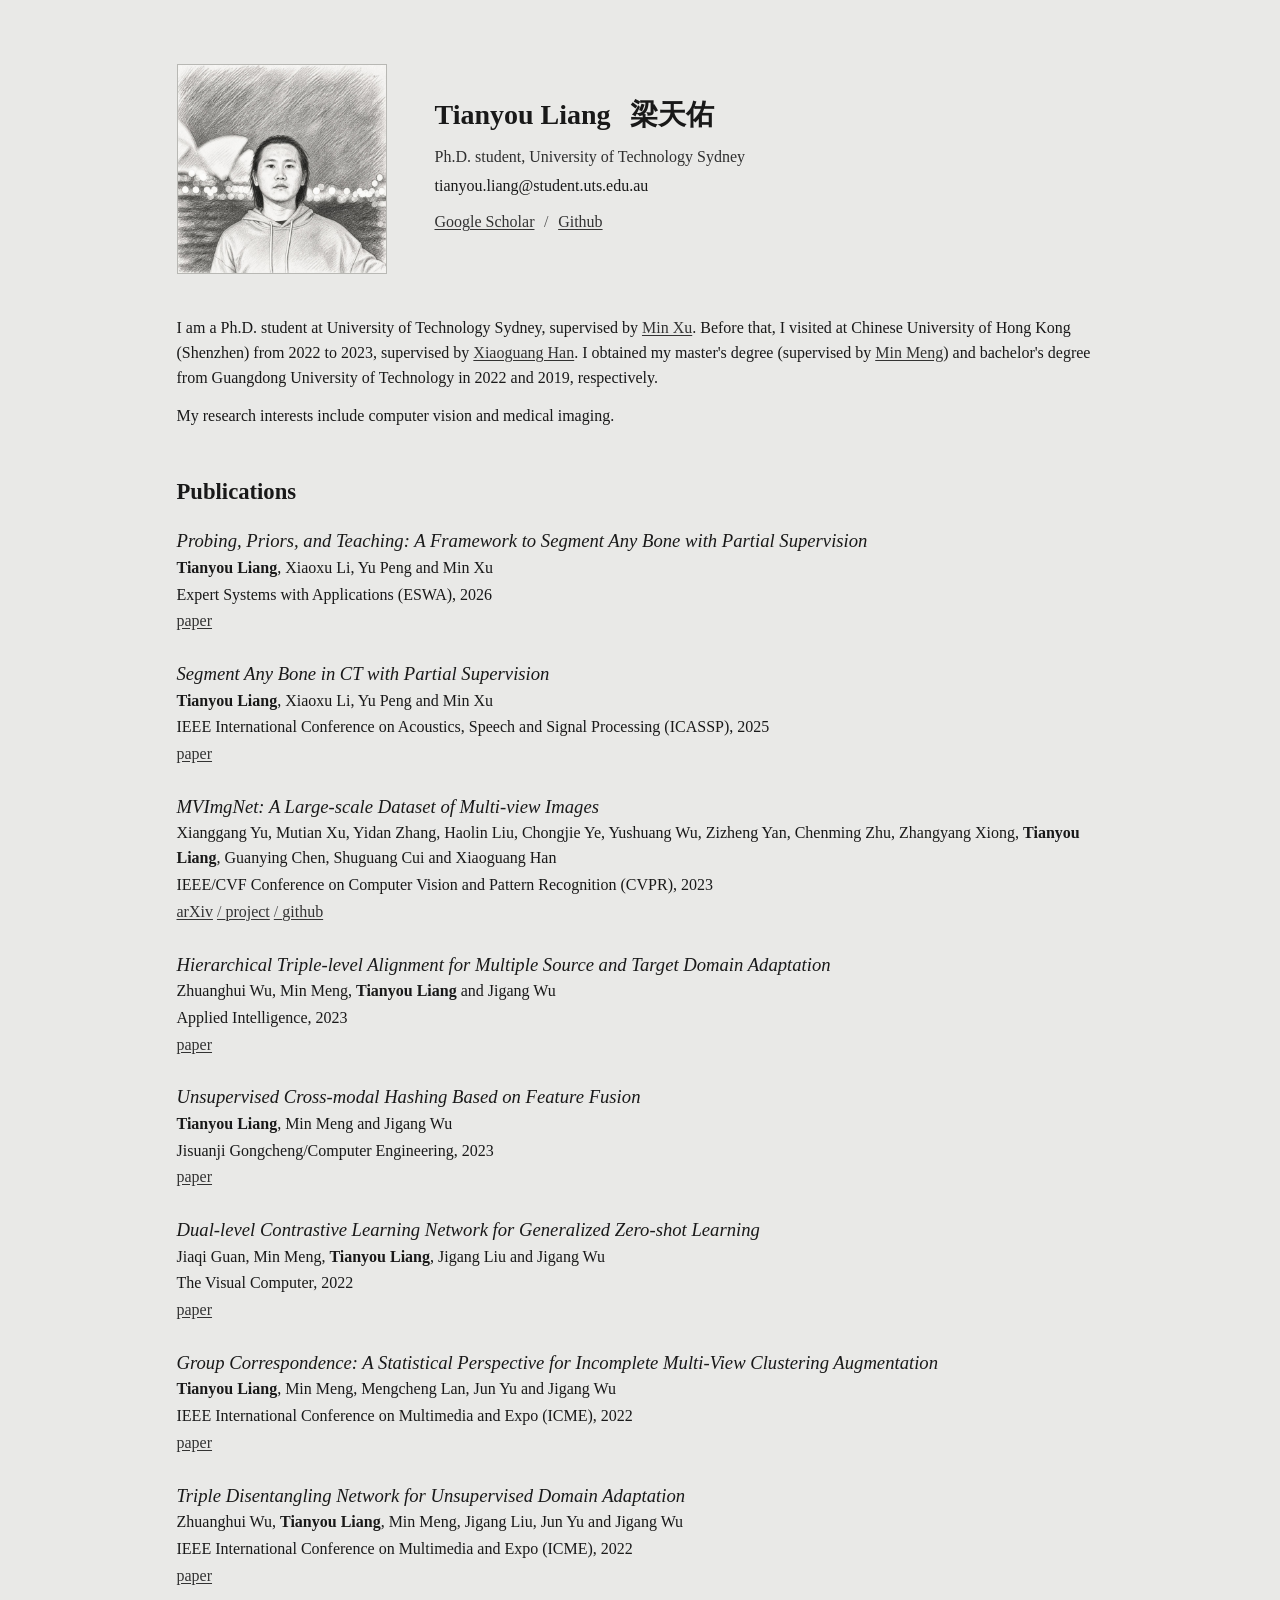
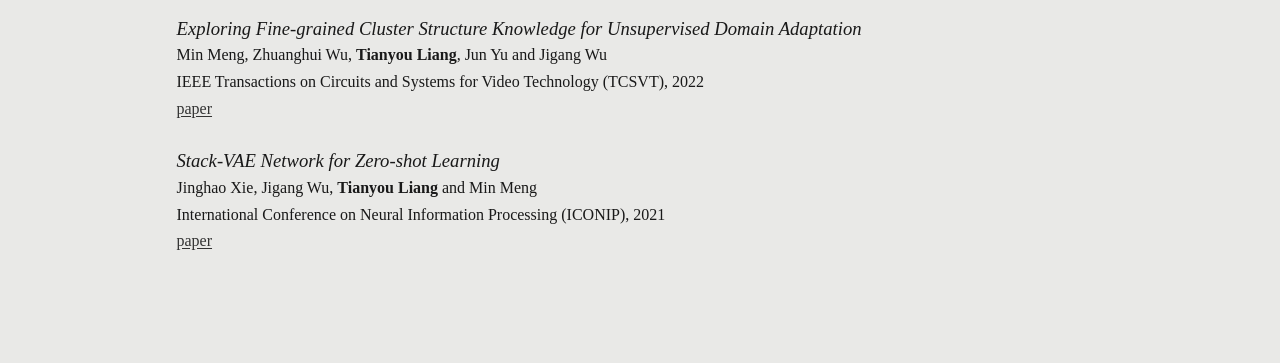
<file: index.html>
<!doctype html>
<html lang="en">
  <head>
    <meta charset="utf-8">
    <meta name="viewport" content="width=device-width, initial-scale=1">
    <meta name="description" content="Tianyou Liang's personal website.">
    <title>Tianyou Liang</title>
    <link rel="stylesheet" href="styles.css?v=20260820">
  </head>
  <body>
    <main>
      <header class="profile">
        <a class="portrait-link" href="colourful.html" aria-label="Hidden Me">
          <img class="portrait" src="asserts/sketch.jpg" alt="me">
        </a>

        <div class="identity">
          <p class="name">
            Tianyou Liang
            <a class="chinese-name" href="blank.html" lang="zh-Hans" aria-label="梁天佑">梁天佑</a>
          </p>
          <p class="position">Ph.D. student, University of Technology Sydney</p>
          <p class="email">tianyou.liang@student.uts.edu.au</p>
          <p class="profile-links">
            <a href="https://scholar.google.com/citations?hl=en&amp;user=-hVMukkAAAAJ&amp;view_op=list_works&amp;sortby=pubdate&amp;inst=8615794581978883182">Google Scholar</a>
            <span class="separator" aria-hidden="true">/</span>
            <a href="https://github.com/iTomxy">Github</a>
            <!-- <span class="separator" aria-hidden="true">/</span>
            <a href="https://orcid.org/my-orcid?orcid=0000-0002-2213-3029">ORCID</a> -->
          </p>
        </div>
      </header>

      <section class="introduction" aria-label="Introduction">
        <p>
          I am a Ph.D. student at University of Technology Sydney, supervised by
          <a href="https://scholar.google.com/citations?user=Ac6VCMkAAAAJ&amp;hl=en&amp;inst=8615794581978883182">Min Xu</a>.
          Before that, I visited at Chinese University of Hong Kong (Shenzhen) from 2022 to 2023, supervised by
          <a href="https://scholar.google.com/citations?user=z-rqsR4AAAAJ&amp;hl=en&amp;inst=8615794581978883182">Xiaoguang Han</a>.
          I obtained my master's degree (supervised by
          <a href="https://scholar.google.com/citations?hl=en&amp;user=vqMyI8sAAAAJ&amp;view_op=list_works&amp;sortby=pubdate&amp;inst=8615794581978883182">Min Meng</a>)
          and bachelor's degree from Guangdong University of Technology in 2022 and 2019, respectively.
        </p>
        <p>
          My research interests include computer vision and medical imaging.
        </p>
      </section>

      <section aria-labelledby="publications-heading">
        <h1 class="section-heading" id="publications-heading">Publications</h1>

        <ol class="publication-list">
          <li class="publication">
            <p class="paper-title">Probing, Priors, and Teaching: A Framework to Segment Any Bone with Partial Supervision</p>
            <p class="paper-authors"><strong>Tianyou Liang</strong>, Xiaoxu Li, Yu Peng and Min Xu</p>
            <p class="paper-venue">Expert Systems with Applications (ESWA), 2026</p>
            <p class="paper-links">
              <a href="https://www.sciencedirect.com/science/article/pii/S095741742601674X">paper</a>
            </p>
          </li>

          <li class="publication">
            <p class="paper-title">Segment Any Bone in CT with Partial Supervision</p>
            <p class="paper-authors"><strong>Tianyou Liang</strong>, Xiaoxu Li, Yu Peng and Min Xu</p>
            <p class="paper-venue">IEEE International Conference on Acoustics, Speech and Signal Processing (ICASSP), 2025</p>
            <p class="paper-links">
              <a href="https://ieeexplore.ieee.org/abstract/document/10890755">paper</a>
            </p>
          </li>

          <li class="publication">
            <p class="paper-title">MVImgNet: A Large-scale Dataset of Multi-view Images</p>
            <p class="paper-authors">Xianggang Yu, Mutian Xu, Yidan Zhang, Haolin Liu, Chongjie Ye, Yushuang Wu, Zizheng Yan, Chenming Zhu, Zhangyang Xiong, <strong>Tianyou Liang</strong>, Guanying Chen, Shuguang Cui and Xiaoguang Han</p>
            <p class="paper-venue">IEEE/CVF Conference on Computer Vision and Pattern Recognition (CVPR), 2023</p>
            <p class="paper-links">
              <a href="https://arxiv.org/abs/2303.06042">arXiv</a>
              <a href="https://gaplab.cuhk.edu.cn/projects/MVImgNet/">project</a>
              <a href="https://github.com/GAP-LAB-CUHK-SZ/MVImgNet">github</a>
            </p>
          </li>

          <li class="publication">
            <p class="paper-title">Hierarchical Triple-level Alignment for Multiple Source and Target Domain Adaptation</p>
            <p class="paper-authors">Zhuanghui Wu, Min Meng, <strong>Tianyou Liang</strong> and Jigang Wu</p>
            <p class="paper-venue">Applied Intelligence, 2023</p>
            <p class="paper-links">
              <a href="https://link.springer.com/article/10.1007/s10489-022-03638-6">paper</a>
            </p>
          </li>

          <li class="publication">
            <p class="paper-title">Unsupervised Cross-modal Hashing Based on Feature Fusion</p>
            <p class="paper-authors"><strong>Tianyou Liang</strong>, Min Meng and Jigang Wu</p>
            <p class="paper-venue">Jisuanji Gongcheng/Computer Engineering, 2023</p>
            <p class="paper-links">
              <a href="https://gdut.cnpereading.com/en/publications/unsupervised-cross-modal-hashing-based-on-feature-fusion/">paper</a>
            </p>
          </li>

          <li class="publication">
            <p class="paper-title">Dual-level Contrastive Learning Network for Generalized Zero-shot Learning</p>
            <p class="paper-authors">Jiaqi Guan, Min Meng, <strong>Tianyou Liang</strong>, Jigang Liu and Jigang Wu</p>
            <p class="paper-venue">The Visual Computer, 2022</p>
            <p class="paper-links">
              <a href="https://link.springer.com/article/10.1007/s00371-022-02539-6">paper</a>
            </p>
          </li>

          <li class="publication">
            <p class="paper-title">Group Correspondence: A Statistical Perspective for Incomplete Multi-View Clustering Augmentation</p>
            <p class="paper-authors"><strong>Tianyou Liang</strong>, Min Meng, Mengcheng Lan, Jun Yu and Jigang Wu</p>
            <p class="paper-venue">IEEE International Conference on Multimedia and Expo (ICME), 2022</p>
            <p class="paper-links">
              <a href="https://ieeexplore.ieee.org/abstract/document/9859709/">paper</a>
            </p>
          </li>

          <li class="publication">
            <p class="paper-title">Triple Disentangling Network for Unsupervised Domain Adaptation</p>
            <p class="paper-authors">Zhuanghui Wu, <strong>Tianyou Liang</strong>, Min Meng, Jigang Liu, Jun Yu and Jigang Wu</p>
            <p class="paper-venue">IEEE International Conference on Multimedia and Expo (ICME), 2022</p>
            <p class="paper-links">
              <a href="https://ieeexplore.ieee.org/abstract/document/9859612/">paper</a>
            </p>
          </li>

          <li class="publication">
            <p class="paper-title">Exploring Fine-grained Cluster Structure Knowledge for Unsupervised Domain Adaptation</p>
            <p class="paper-authors">Min Meng, Zhuanghui Wu, <strong>Tianyou Liang</strong>, Jun Yu and Jigang Wu</p>
            <p class="paper-venue">IEEE Transactions on Circuits and Systems for Video Technology (TCSVT), 2022</p>
            <p class="paper-links">
              <a href="https://ieeexplore.ieee.org/abstract/document/9713837/">paper</a>
            </p>
          </li>

          <li class="publication">
            <p class="paper-title">Stack-VAE Network for Zero-shot Learning</p>
            <p class="paper-authors">Jinghao Xie, Jigang Wu, <strong>Tianyou Liang</strong> and Min Meng</p>
            <p class="paper-venue">International Conference on Neural Information Processing (ICONIP), 2021</p>
            <p class="paper-links">
              <a href="https://link.springer.com/chapter/10.1007/978-3-030-92273-3_21">paper</a>
            </p>
          </li>

          <!--
          Copy this item for each publication:

          <li class="publication">
            <p class="paper-title">Paper title</p>
            <p class="paper-authors">First Author, <strong>Tianyou Liang</strong>, Other Author</p>
            <p class="paper-venue">Venue, Year</p>
            <p class="paper-links">
              <a href="https://example.com/paper">Paper</a>
              <a href="https://example.com/code">Code</a>
              <a href="https://example.com/project">Project page</a>
            </p>
          </li>
          -->
        </ol>
      </section>
    </main>
  </body>
</html>
</file>
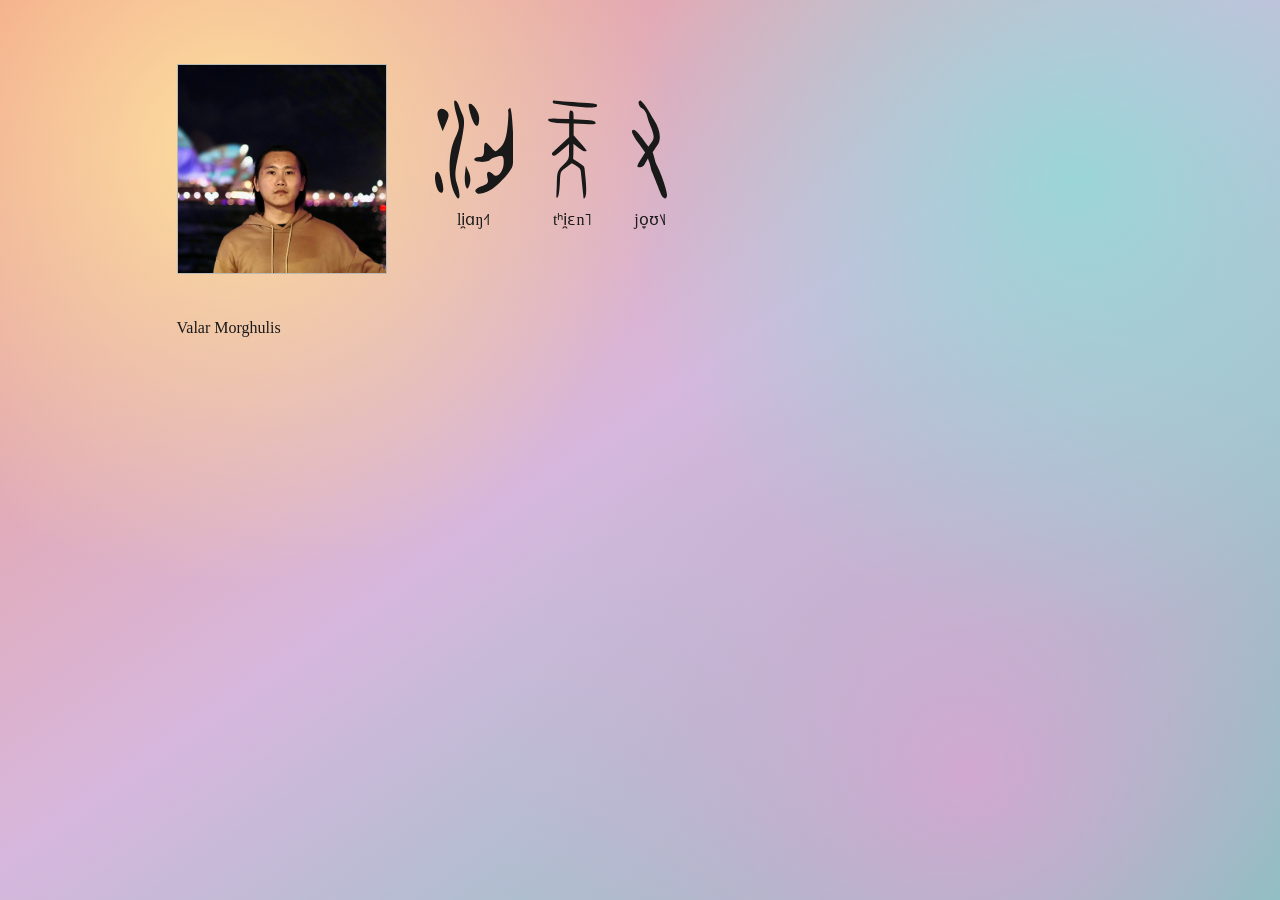
<file: colourful.html>
<!doctype html>
<html lang="en">
  <head>
    <meta charset="utf-8">
    <meta name="viewport" content="width=device-width, initial-scale=1">
    <meta name="robots" content="noindex, nofollow">
    <title>iTom</title>
    <link rel="stylesheet" href="styles.css?v=20260820">
    <style>
      body {
        background:
          radial-gradient(circle at 18% 16%, rgba(255, 226, 155, 0.92), transparent 34%),
          radial-gradient(circle at 84% 20%, rgba(146, 218, 215, 0.86), transparent 35%),
          radial-gradient(circle at 76% 86%, rgba(221, 163, 210, 0.82), transparent 38%),
          linear-gradient(145deg, #f09a86 0%, #d7b7dd 48%, #79c7bd 100%);
        background-attachment: fixed;
        min-height: 100vh;
      }

      .name {
        --glyph-height: 105px;
        --glyph-gap: 3;
        display: flex;
        flex-wrap: wrap;
        align-items: flex-start;
        gap: calc(var(--glyph-height) / var(--glyph-gap));
      }

      .glyph {
        display: flex;
        flex-direction: column;
        align-items: center;
        gap: calc(var(--glyph-height) / 10);
      }

      .ancient-glyph {
        display: block;
        height: var(--glyph-height);
        width: auto;
        fill: currentColor;
      }

      .ipa {
        font-family: "Charis SIL", "Doulos SIL", "Gentium Plus", "Times New Roman", Times, serif;
        font-size: 12pt;
        font-weight: 400;
        line-height: 1;
        white-space: nowrap;
      }

      @media (max-width: 600px) {
        .name {
          --glyph-height: 81px;
          --glyph-gap: 4;
        }
      }

      @media (max-width: 410px) {
        .name {
          --glyph-height: 105px;
          --glyph-gap: 3;
        }
      }
    </style>
  </head>
  <body>
    <main>
      <header class="profile">
        <a class="portrait-link" href="index.html" aria-label="Public Me">
          <img class="portrait" src="asserts/photo.jpg" alt="also me">
        </a>

        <div class="identity">
          <p class="name">
            <span class="glyph">
              <svg class="ancient-glyph" viewBox="0 0 224.2 300" role="img" aria-label="梁">
                <title>梁</title>
                <g transform="translate(-46.72 -6.36) scale(1.0672) translate(0.00 -752.36)">
                  <path d="M 94.574195,1013.1703 C 78.003566,975.52958 79.182948,907.4052 97.063843,869.36534 c 13.387777,-28.48125 13.554657,-31.3818 3.782097,-65.73468 -5.728185,-20.13589 -7.455469,-35.93862 -3.928249,-35.93862 3.462469,0 7.951579,5.18224 9.975849,11.5161 2.02426,6.33387 6.72882,17.90842 10.45458,25.72121 7.51667,15.76226 5.70614,33.751 -11.09613,110.24713 -9.466832,43.10006 -10.062776,56.2262 -3.46088,76.23027 12.19226,36.94275 5.85485,53.72815 -8.216915,21.76355 z m -43.80965,-7.4363 c -8.853715,-16.54342 -9.450646,-47.20358 -0.91892,-47.20358 8.941504,0 21.07652,47.67138 13.949301,54.79858 -3.399687,3.3997 -8.844702,0.2257 -13.030381,-7.595 z m 101.284965,5.2713 c -2.29472,-3.713 4.91871,-9.9201 16.02991,-13.79346 16.96697,-5.91474 19.5664,-9.57594 16.23178,-22.86196 -4.21567,-16.79668 3.07322,-20.73164 15.4591,-8.34576 11.03283,11.03283 28.06173,-8.63694 28.06173,-32.41364 0,-17.0678 -1.91351,-18.93361 -16.54885,-16.13591 -9.10188,1.73999 -18.16044,5.77122 -20.13028,8.95841 -4.95436,8.0164 -42.28847,7.32268 -42.28847,-0.78573 0,-3.61935 5.92258,-6.58064 13.16127,-6.58064 10.23656,0 13.16125,-4.3871 13.16125,-19.74189 0,-23.26123 3.86923,-24.5484 18.70797,-6.22338 10.94228,13.51315 10.95215,13.51333 25.04109,0.3876 9.81824,-9.14715 15.44778,-24.79162 18.55514,-51.56452 2.45333,-21.13844 3.50466,-41.3015 2.33626,-44.80683 -1.16847,-3.50529 0.83686,-7.85391 4.45621,-9.66358 6.96087,-3.48044 13.13732,130.54293 7.12669,154.64489 -4.48832,17.99783 -46.60583,61.589 -66.99789,69.3421 -21.16226,8.0458 -27.18118,7.9685 -32.36291,-0.416 z m -26.02185,-14.00974 c -2.42721,-5.98939 -3.32711,-20.7958 -1.9998,-32.90319 l 2.41326,-22.01353 7.73355,18.0312 c 4.88929,11.39962 5.62473,23.50083 1.9998,32.90317 -4.8698,12.63129 -6.39862,13.23119 -10.14681,3.98235 z M 57.246537,831.42483 c -3.900409,-10.18881 -7.091622,-22.59957 -7.091622,-27.57932 0,-14.13953 13.443708,-18.94939 23.857498,-8.53561 8.190519,8.19052 8.17466,12.41082 -0.120424,32.03664 l -9.5537,22.60342 -7.09162,-18.52513 z m 83.451653,-20.8901 c -5.3213,-16.16362 -8.12208,-30.94148 -6.2239,-32.83961 7.43132,-7.43136 27.55141,19.3645 27.55141,36.69289 0,29.74534 -10.91569,27.77324 -21.32751,-3.85328 z"/>
                </g>
              </svg>
              <span class="ipa" lang="cmn-Latn-fonipa">li̯ɑŋ˧˥</span>
            </span>
            <span class="glyph">
              <svg class="ancient-glyph" viewBox="0 0 141.2 300" role="img" aria-label="天">
                <title>天</title>
                <g transform="translate(-85.02 -5.65) scale(1.0374)">
                  <path d="m179.7 282-7.3-70.6c-1-9.9-5.3-12.5-25-23.5-8.6 7.2-18.4 13.2-22.2 16.5-8.3 7-9.2 7.6-10.4 34.3-1 19.6-2.8 44.3-8.4 44.6-1.2 0-1.6-2.4-1.3-9.6l1-24.7c1.3-29.3-.8-38.7 14.3-52.7 9.5-8.8 19.2-17 19.3-29.4l.3-32.2-25.5 22.2c-6 5.3-13.3 11.2-17.8 10.2-3.9-.8-4.9-6-3-7.8l46.5-43.8c0-13.3.2-26.4 0-37l-34-1.6c-13-.5-28.9-6.4-23-10.1 2.5-1.6 14.6-2 21.9-1.8l35.3 1.2c.1-10.5.2-20.9 2.8-23.4 1.1-1 5 .2 7.3 2.8 2 2.4 1.9 15 2 21.3l36.1 1.6c12.3.6 18.7 2.2 22 4.4 3.7 3.3 3 6.2-.5 7.1-4.3 1-13 .7-25.7 0l-31.7-1.6-.2 32.5 18.2 20.6A232 232 0 0 1 188 152c.9 4.5-6.7 3.2-9 2.2-8.2-4-18.3-12.5-27-19.7 0 15.4.2 27.6-.8 41.4l14 9.5c14.9 10.2 16.8 11.3 17.5 17.9 2.6 25.2 5.4 48.3 4.2 66.7-.2 3.8-1.6 15.1-5.8 15-1.2 0-1.3-1.3-1.4-3zm-6.3-249.2a965.3 965.3 0 0 1-75.7-9.7c-3.7-.8-3.3-8.4 0-8 39 3.8 68.8 5.4 108.4 7.9 10.1.6 17.2 6.4 7.1 10.2-5 2-26.5.9-39.8-.4z"/>
                </g>
              </svg>
              <span class="ipa" lang="cmn-Latn-fonipa">tʰi̯ɛn˥</span>
            </span>
            <span class="glyph">
              <svg class="ancient-glyph" viewBox="0 0 100.0 300" role="img" aria-label="右">
                <title>右</title>
                <g transform="translate(-100.01 -0.00) scale(1.0001) translate(0.00 -752.36)">
                  <path d="m 129.63544,785.47272 c -11.51387,-6.14816 -15.07756,-23.11054 -4.85531,-23.11054 17.18117,16.01932 26.91252,38.10865 37.79356,55.16268 18.30751,28.6382 21.98374,55.42157 10.00207,72.86979 -4.73211,6.89109 -13.58489,20.16053 -13.58489,20.16053 6.13704,16.55657 6.36979,26.32158 11.9202,37.00536 C 182.86175,969.41087 200,1019.0323 200,1031.7835 c 0,16.4903 -12.01356,12.9844 -18.96649,-5.535 -10.2077,-27.18836 -17.84104,-46.63502 -23.82457,-59.90568 -5.27827,-11.7065 -1.2599,-12.38422 -11.87695,-38.21677 0,0 -7.75916,14.16864 -10.95699,19.10567 -2.1245,3.27994 -8.19325,5.96353 -13.48619,5.96353 -8.00637,0 -7.41505,-3.57144 3.519,-21.25391 L 137.55032,910.68742 118.77518,884.6495 C 108.44881,870.32861 100,855.74056 100,852.23161 c 0,-13.42367 12.99171,-5.41537 29.25444,18.03295 9.07063,13.07843 17.92232,23.80967 17.92232,23.80967 0,0 4.0386,-5.95921 7.16637,-10.04064 10.84456,-14.15099 10.36331,-20.47216 -4.25188,-55.85177 -7.60416,-17.7728 -6.3131,-33.03532 -20.45581,-42.7091 z"/>
                </g>
              </svg>
              <span class="ipa" lang="cmn-Latn-fonipa">jo̞ʊ˥˩</span>
            </span>
          </p>
        </div>
      </header>

      <section class="introduction" aria-label="Introduction">
        <p>
          Valar Morghulis
        </p>
      </section>
    </main>
  </body>
</html>
</file>
<file: styles.css>
:root {
  color-scheme: light;
  --ink: #191919;
  --muted-ink: #555;
  --paper: #e9e9e7;
  --rule: #c9c9c5;
}

* {
  box-sizing: border-box;
}

html {
  font-size: 16px;
}

body {
  margin: 0;
  overflow-x: hidden;
  background: var(--paper);
  color: var(--ink);
  font-family: "Times New Roman", Times, serif;
  font-size: 12pt;
  line-height: 1.55;
}

main {
  width: calc(100% - 48px);
  max-width: 927px;
  margin: 0 auto;
  padding: 64px 0 80px;
}

a {
  color: #333;
  text-underline-offset: 0.14em;
}

a:hover {
  color: #000;
}

.profile {
  display: grid;
  grid-template-columns: 210px 1fr;
  gap: 48px;
  align-items: center;
  margin-bottom: 42px;
}

.portrait-link {
  display: block;
  color: inherit;
  line-height: 0;
  text-decoration: none;
}

.portrait {
  display: block;
  width: 210px;
  height: 210px;
  border: 1px solid #b8b8b4;
  object-fit: cover;
}

.identity p {
  margin: 5px 0;
}

.identity {
  min-width: 0;
}

.identity .name {
  margin: 0 0 13px;
  font-size: 21pt;
  font-weight: 700;
  line-height: 1.2;
}

.identity .chinese-name {
  margin-left: 0.45em;
  color: inherit;
  text-decoration: none;
}

.identity .position {
  color: #2f2f2f;
  overflow-wrap: anywhere;
}

.identity .email {
  overflow-wrap: anywhere;
}

.identity .profile-links {
  margin-top: 11px;
}

.profile-links .separator {
  margin: 0 0.35em;
  color: var(--muted-ink);
}

.introduction {
  margin-bottom: 45px;
}

.introduction p {
  margin: 0 0 14px;
}

.section-heading {
  margin: 0 0 21px;
  font-size: 17pt;
  font-weight: 700;
}

.publication-list {
  margin: 0;
  padding: 0;
  list-style: none;
}

.publication {
  margin: 0 0 29px;
}

.paper-title {
  margin: 0 0 3px;
  font-size: 14pt;
  font-weight: 400;
  font-style: italic;
  line-height: 1.2;
}

.paper-authors,
.paper-venue,
.paper-links {
  margin: 2px 0;
}

.paper-links a + a::before {
  content: " / ";
  color: var(--muted-ink);
  text-decoration: none;
}

.empty-state {
  color: var(--muted-ink);
  font-style: italic;
}

@media (max-width: 600px) {
  main {
    width: calc(100% - 32px);
    padding-top: 34px;
  }

  .profile {
    grid-template-columns: 132px 1fr;
    gap: 22px;
    margin-bottom: 32px;
  }

  .portrait {
    width: 132px;
    height: 162px;
  }

  .identity .name {
    font-size: 17pt;
  }

}

@media (max-width: 410px) {
  .profile {
    grid-template-columns: 1fr;
    gap: 20px;
  }

  .portrait {
    width: min(210px, 100%);
    height: auto;
  }
}
</file>
